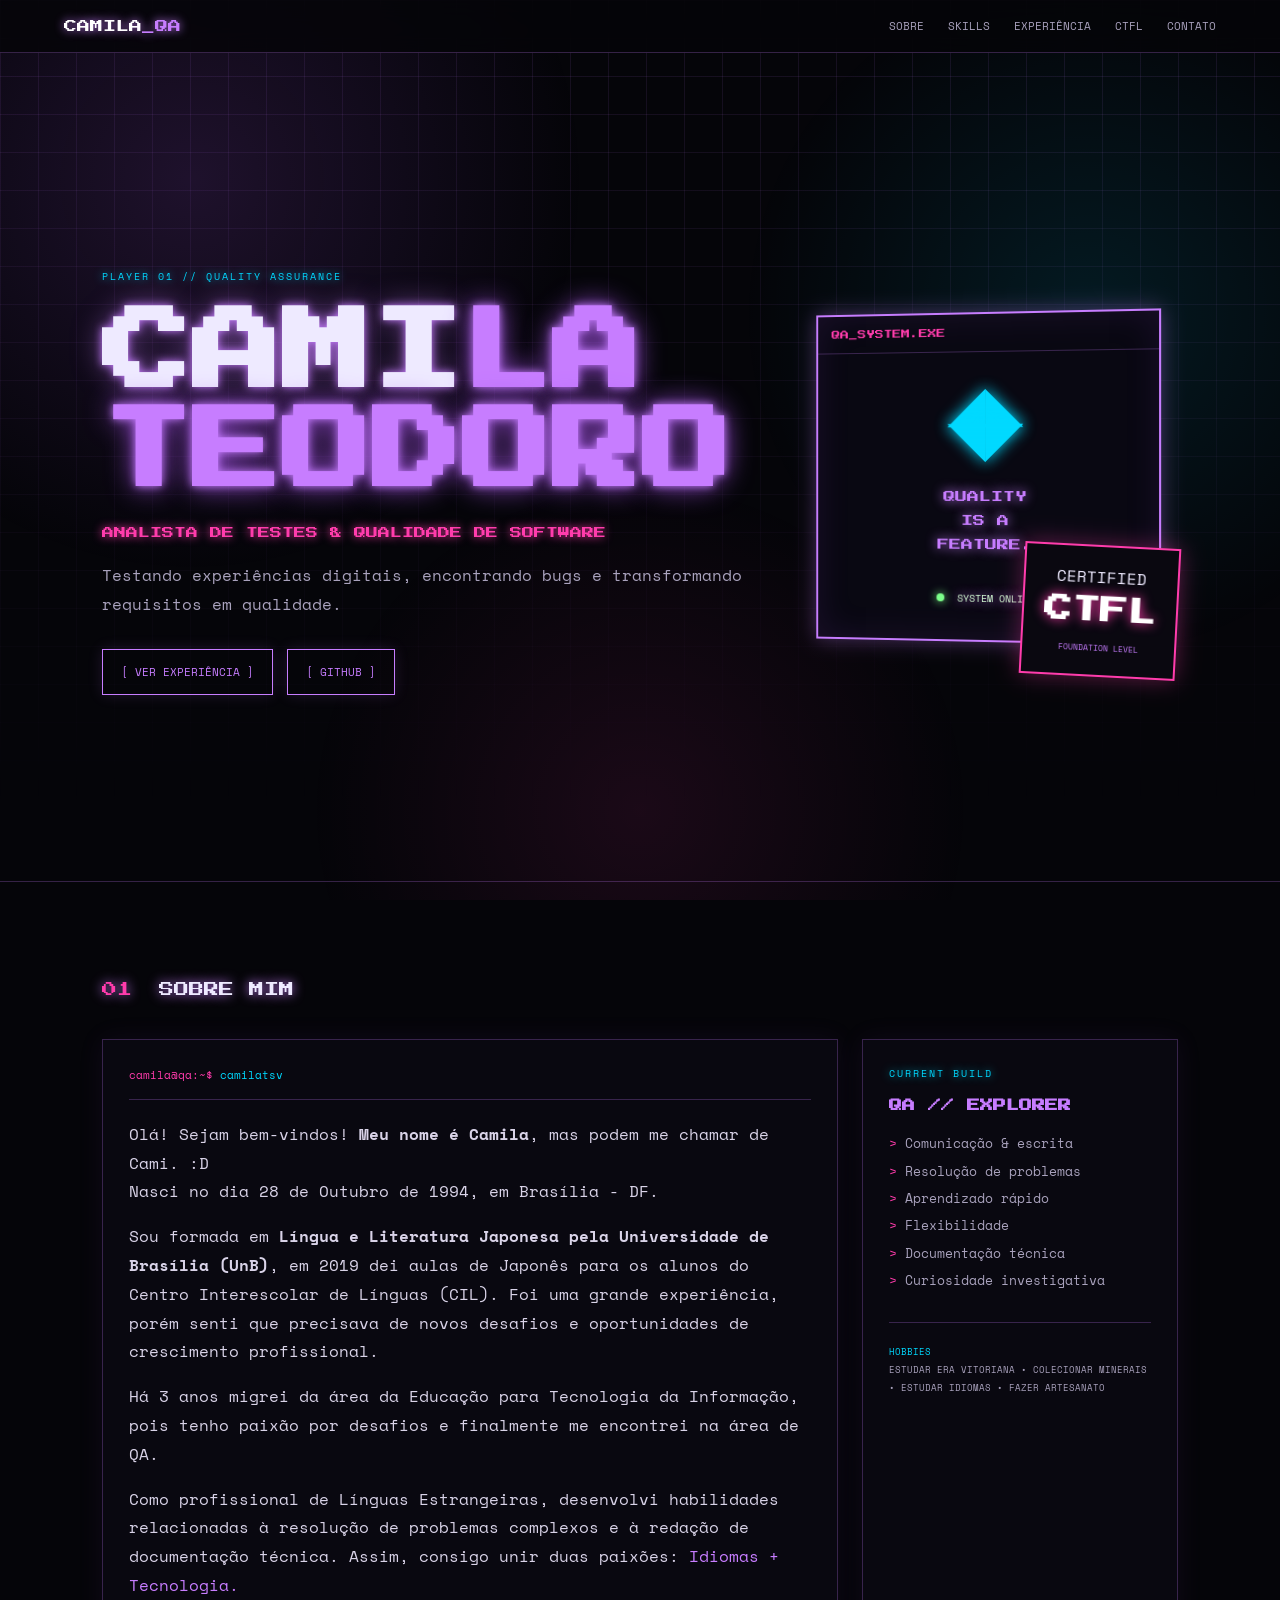
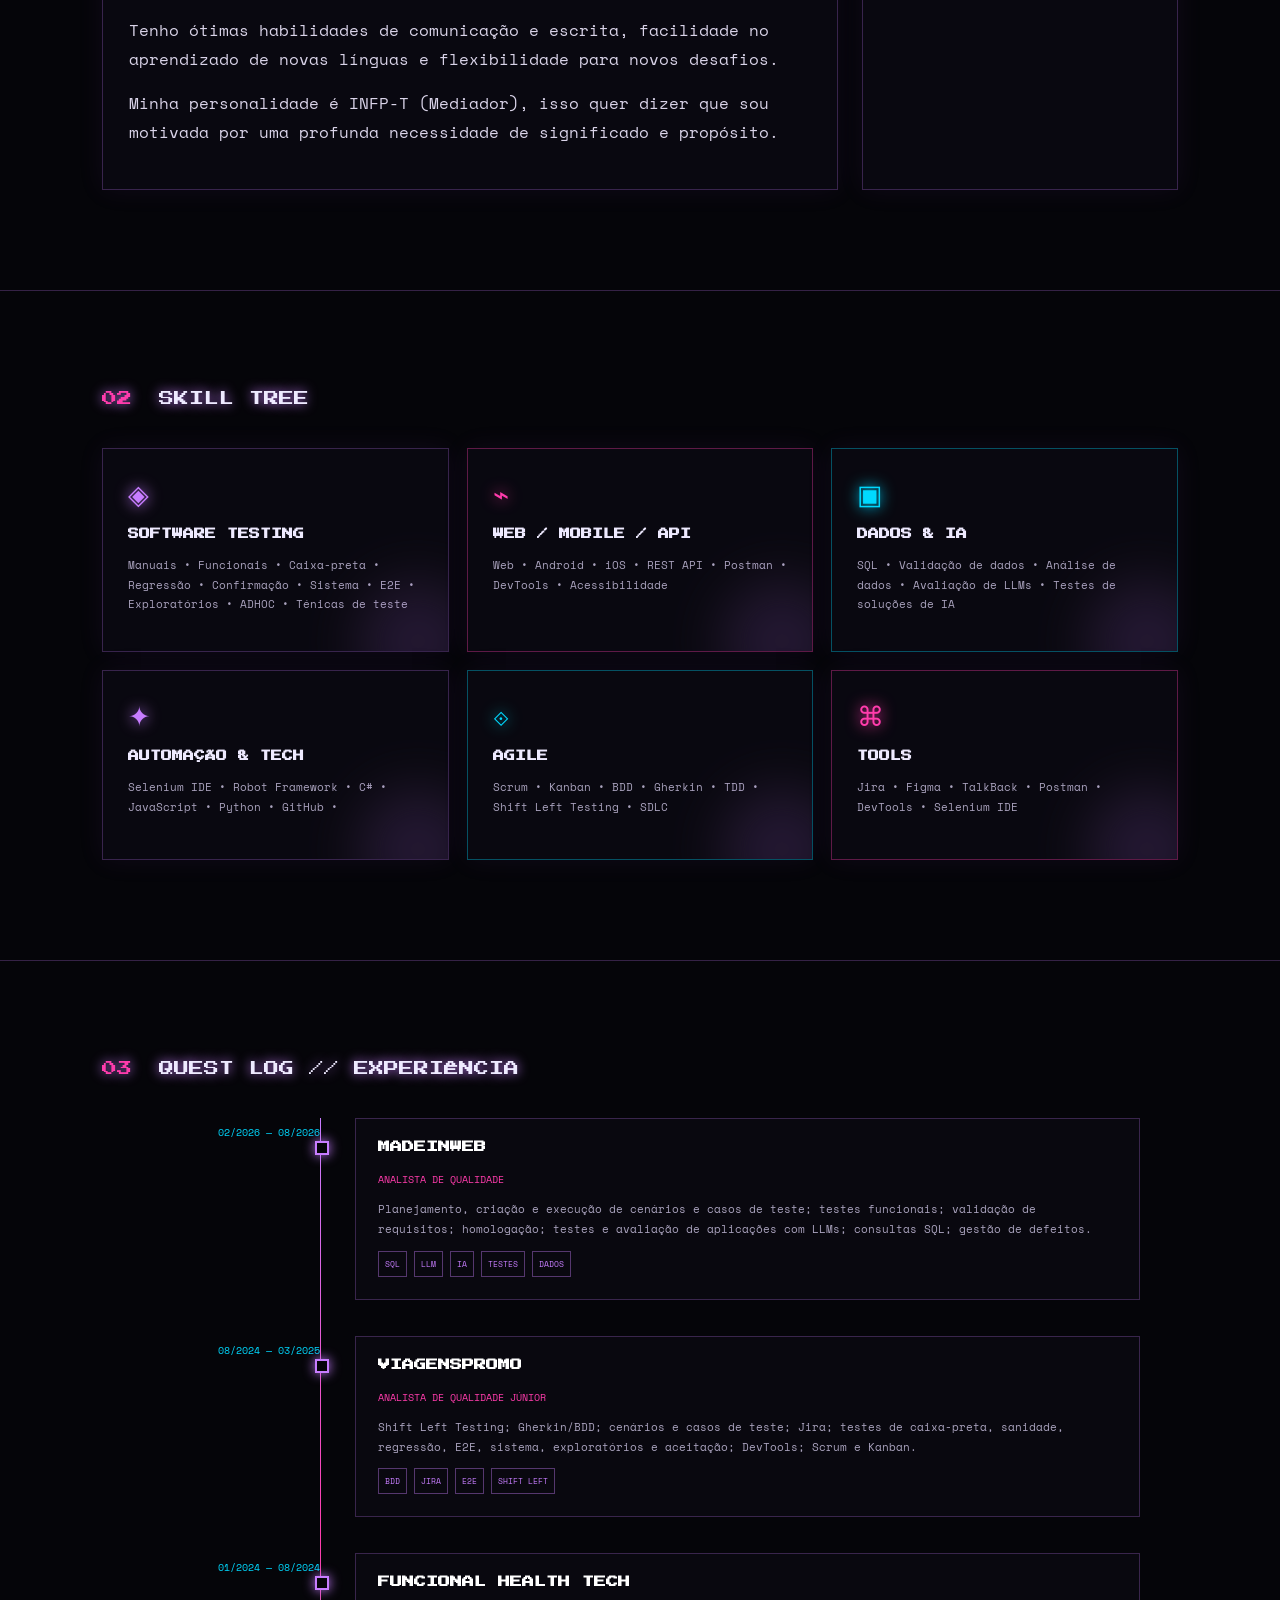
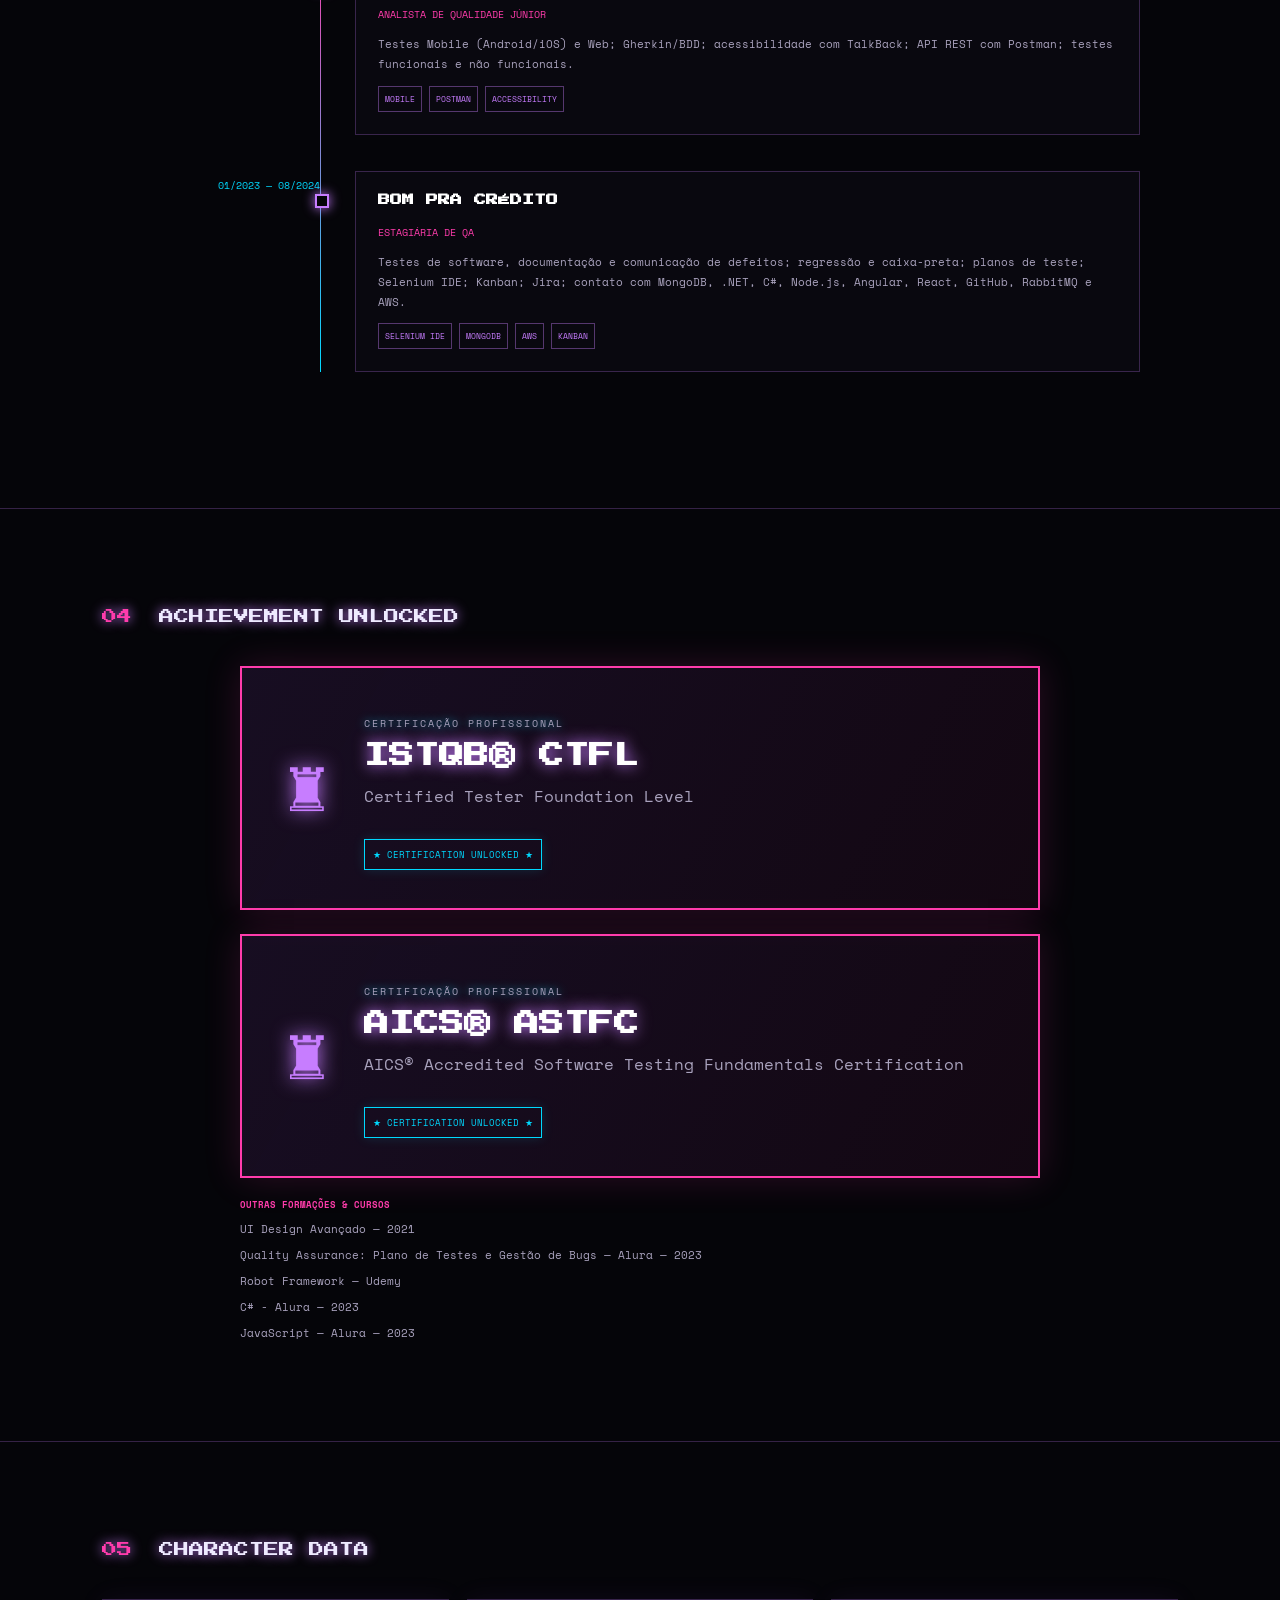
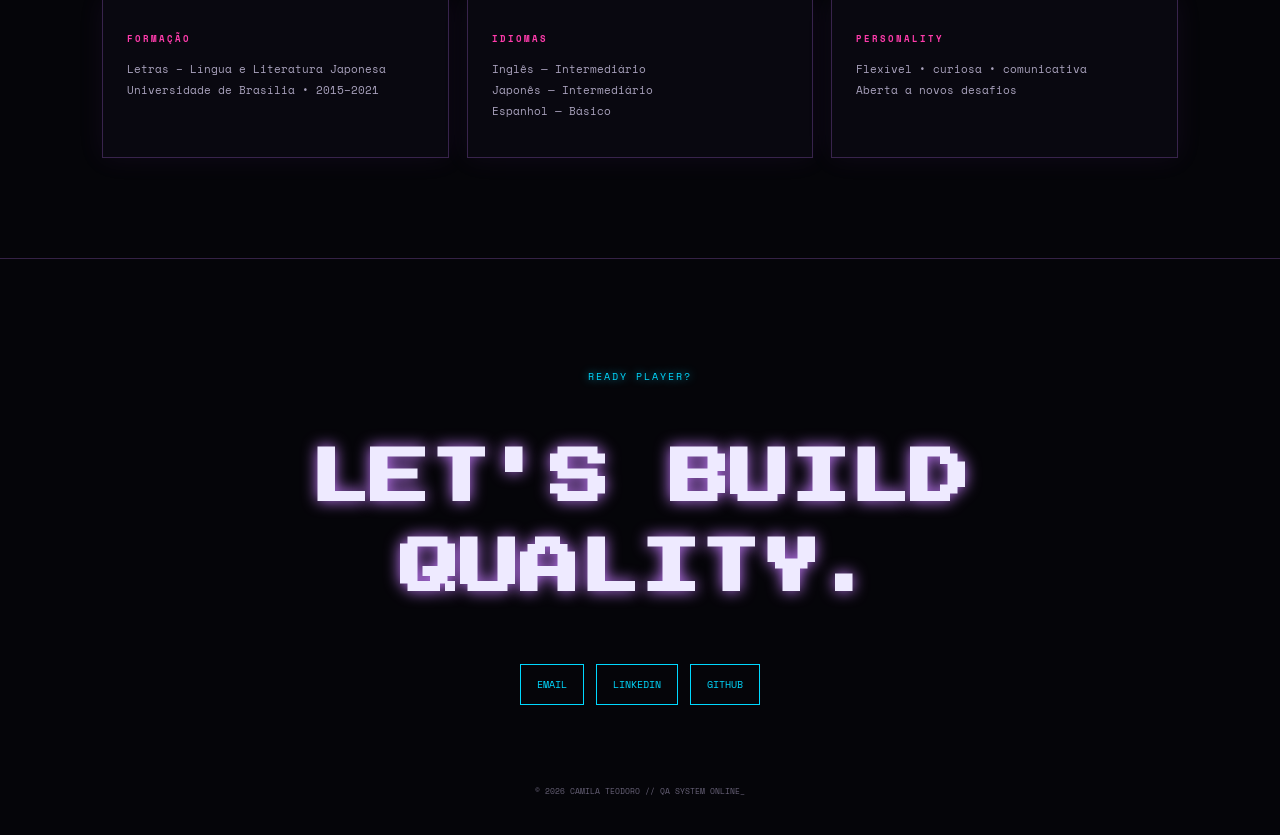
<file: index.html>
<!DOCTYPE html>
<html lang="pt-BR">

<head>
  <meta charset="UTF-8">
  <meta name="viewport" content="width=device-width, initial-scale=1.0">
  <meta name="description" content="Portfólio de Camila Teodoro — Analista de Testes e Qualidade de Software.">
  <title>Camila Teodoro // QA Engineer</title>
  <link rel="preconnect" href="https://fonts.googleapis.com">
  <link rel="preconnect" href="https://fonts.gstatic.com" crossorigin>
  <link href="https://fonts.googleapis.com/css2?family=Press+Start+2P&family=Space+Mono:wght@400;700&display=swap" rel="stylesheet">
  <style>
    @import url('https://fonts.googleapis.com/css2?family=Press+Start+2P&family=Space+Mono:wght@400;700&display=swap');

    :root {
      --bg: #050509;
      --panel: #0b0a12;
      --lav: #c77dff;
      --lav2: #9d4edd;
      --pink: #ff3cac;
      --blue: #00d9ff;
      --text: #eeeaff;
      --muted: #a9a2bd;
      --line: rgba(199, 125, 255, .25);
    }

    * {
      box-sizing: border-box
    }

    html {
      scroll-behavior: smooth
    }

    body {
      margin: 0;
      background: var(--bg);
      color: var(--text);
      font-family: 'Space Mono', monospace;
      overflow-x: hidden
    }

    .grid {
      position: fixed;
      inset: 0;
      z-index: -3;
      background-image: linear-gradient(rgba(199, 125, 255, .10) 1px, transparent 1px), linear-gradient(90deg, rgba(199, 125, 255, .10) 1px, transparent 1px);
      background-size: 38px 38px;
      mask-image: linear-gradient(to bottom, black, transparent 90%)
    }

    .scanlines {
      position: fixed;
      inset: 0;
      z-index: 20;
      pointer-events: none;
      background: repeating-linear-gradient(0deg, rgba(255, 255, 255, .025) 0 1px, transparent 1px 4px);
      opacity: .22
    }

    body:before {
      content: "";
      position: fixed;
      inset: 0;
      z-index: -2;
      pointer-events: none;
      background: radial-gradient(circle at 15% 20%, rgba(157, 78, 221, .17), transparent 30%), radial-gradient(circle at 85% 35%, rgba(0, 217, 255, .10), transparent 28%), radial-gradient(circle at 50% 90%, rgba(255, 60, 172, .09), transparent 32%)
    }

    a {
      color: inherit;
      text-decoration: none
    }

    .topbar {
      position: sticky;
      top: 0;
      z-index: 10;
      display: flex;
      justify-content: space-between;
      align-items: center;
      padding: 18px 5vw;
      background: rgba(5, 5, 9, .86);
      border-bottom: 1px solid var(--line);
      backdrop-filter: blur(12px)
    }

    .logo {
      font-family: 'Press Start 2P';
      font-size: 13px;
      color: #fff;
      text-shadow: 0 0 10px var(--lav)
    }

    .logo span {
      color: var(--lav)
    }

    nav {
      display: flex;
      gap: 24px;
      font-size: 11px
    }

    nav a {
      color: var(--muted);
      transition: .2s
    }

    nav a:hover {
      color: var(--blue);
      text-shadow: 0 0 10px var(--blue)
    }

    .hero {
      min-height: 92vh;
      display: grid;
      grid-template-columns: 1.25fr .75fr;
      align-items: center;
      gap: 50px;
      padding: 90px 8vw 70px
    }

    .eyebrow,
    .mini-label {
      font-size: 10px;
      letter-spacing: 2px;
      color: var(--blue);
      text-shadow: 0 0 9px rgba(0, 217, 255, .8)
    }

    .hero h1 {
      font-family: 'Press Start 2P';
      font-size: clamp(40px, 7vw, 92px);
      line-height: 1.1;
      margin: 20px 0;
      text-shadow: 0 0 8px var(--lav), 0 0 28px rgba(199, 125, 255, .5)
    }

    .hero h1 span {
      color: var(--lav);
      text-shadow: 0 0 8px var(--lav), 0 0 28px var(--lav2)
    }

    .role {
      font-family: 'Press Start 2P';
      font-size: 12px;
      color: var(--pink);
      text-shadow: 0 0 10px var(--pink);
      line-height: 2
    }

    .intro {
      max-width: 680px;
      color: var(--muted);
      line-height: 1.8
    }

    .hero-actions {
      display: flex;
      gap: 14px;
      margin-top: 30px;
      flex-wrap: wrap
    }

    .btn {
      display: inline-block;
      border: 1px solid var(--lav);
      padding: 14px 18px;
      font-size: 11px;
      color: var(--lav);
      box-shadow: 0 0 14px rgba(199, 125, 255, .14);
      transition: .2s
    }

    .btn:hover {
      background: var(--lav);
      color: #08050c;
      box-shadow: 0 0 25px var(--lav)
    }

    .btn.primary {
      border-color: var(--pink);
      color: var(--pink)
    }

    .btn.primary:hover {
      background: var(--pink);
      box-shadow: 0 0 25px var(--pink)
    }

    .arcade {
      position: relative;
      min-height: 430px;
      display: grid;
      place-items: center
    }

    .crt {
      width: min(360px, 90%);
      aspect-ratio: 1.05;
      background: #090812;
      border: 2px solid var(--lav);
      box-shadow: 0 0 20px rgba(199, 125, 255, .35), inset 0 0 35px rgba(157, 78, 221, .12);
      transform: perspective(700px) rotateY(-5deg)
    }

    .crt-header {
      font-family: 'Press Start 2P';
      font-size: 9px;
      padding: 14px;
      border-bottom: 1px solid var(--line);
      color: var(--pink)
    }

    .crt-body {
      height: calc(100% - 42px);
      display: flex;
      flex-direction: column;
      align-items: center;
      justify-content: center;
      text-align: center;
      font-family: 'Press Start 2P';
      font-size: 12px;
      line-height: 2;
      color: var(--lav);
      text-shadow: 0 0 12px var(--lav)
    }

    .pixel-face {
      font-size: 50px;
      line-height: .7;
      margin-bottom: 24px;
      color: var(--blue);
      text-shadow: 0 0 15px var(--blue)
    }

    .status {
      font-family: 'Space Mono';
      font-size: 10px;
      margin-top: 20px;
      color: #d7ffd7
    }

    .status span {
      display: inline-block;
      width: 8px;
      height: 8px;
      border-radius: 50%;
      background: #7cff8a;
      box-shadow: 0 0 10px #7cff8a;
      margin-right: 7px
    }

    .ctfl-badge {
      position: absolute;
      right: 0;
      bottom: 15px;
      background: #0a0810;
      border: 2px solid var(--pink);
      padding: 18px 20px;
      text-align: center;
      box-shadow: 0 0 22px rgba(255, 60, 172, .35);
      transform: rotate(3deg)
    }

    .ctfl-badge strong {
      display: block;
      font-family: 'Press Start 2P';
      font-size: 28px;
      color: #fff;
      text-shadow: 0 0 12px var(--pink);
      margin: 8px 0
    }

    .ctfl-badge span {
      font-size: 8px;
      color: var(--lav)
    }

    .section {
      padding: 100px 8vw;
      border-top: 1px solid var(--line)
    }

    .section-title {
      font-family: 'Press Start 2P';
      font-size: 15px;
      margin-bottom: 42px;
      text-shadow: 0 0 12px var(--lav)
    }

    .section-title span {
      color: var(--pink);
      margin-right: 12px
    }

    .about-grid {
      display: grid;
      grid-template-columns: 1.4fr .6fr;
      gap: 24px
    }

    .terminal,
    .side-card,
    .skill-card,
    .char-grid>div {
      background: rgba(11, 10, 18, .78);
      border: 1px solid var(--line);
      box-shadow: 0 0 25px rgba(157, 78, 221, .08)
    }

    .terminal {
      padding: 26px;
      line-height: 1.8;
      color: #d9d3e8
    }

    .terminal-bar {
      font-size: 11px;
      color: var(--blue);
      border-bottom: 1px solid var(--line);
      padding-bottom: 13px;
      margin-bottom: 20px
    }

    .terminal-bar span {
      color: var(--pink)
    }

    .terminal em {
      color: var(--lav);
      font-style: normal
    }

    .side-card {
      padding: 26px
    }

    .side-card h3 {
      font-family: 'Press Start 2P';
      font-size: 13px;
      color: var(--lav);
      line-height: 1.8
    }

    .side-card ul {
      list-style: none;
      padding: 0;
      line-height: 2.1;
      color: var(--muted);
      font-size: 13px
    }

    .side-card li:before {
      content: '> ';
      color: var(--pink)
    }

    .hobbies {
      margin-top: 28px;
      padding-top: 20px;
      border-top: 1px solid var(--line);
      font-size: 9px;
      color: var(--blue);
      line-height: 2
    }

    .hobbies span {
      color: var(--muted)
    }

    .skills-grid {
      display: grid;
      grid-template-columns: repeat(3, 1fr);
      gap: 18px
    }

    .skill-card {
      padding: 25px;
      min-height: 190px;
      position: relative;
      overflow: hidden
    }

    .skill-card:after {
      content: "";
      position: absolute;
      inset: auto -30px -50px auto;
      width: 120px;
      height: 120px;
      border-radius: 50%;
      filter: blur(30px);
      opacity: .15;
      background: var(--lav)
    }

    .skill-card.pink {
      border-color: rgba(255, 60, 172, .35)
    }

    .skill-card.blue {
      border-color: rgba(0, 217, 255, .35)
    }

    .skill-icon {
      font-size: 27px;
      color: var(--lav);
      text-shadow: 0 0 15px var(--lav)
    }

    .pink .skill-icon {
      color: var(--pink);
      text-shadow: 0 0 15px var(--pink)
    }

    .blue .skill-icon {
      color: var(--blue);
      text-shadow: 0 0 15px var(--blue)
    }

    .skill-card h3 {
      font-family: 'Press Start 2P';
      font-size: 11px;
      line-height: 1.8
    }

    .skill-card p {
      font-size: 11px;
      line-height: 1.8;
      color: var(--muted)
    }

    .timeline {
      position: relative;
      max-width: 1000px;
      margin: auto
    }

    .timeline:before {
      content: "";
      position: absolute;
      left: 180px;
      top: 0;
      bottom: 0;
      width: 1px;
      background: linear-gradient(var(--lav), var(--pink), var(--blue))
    }

    .job {
      display: grid;
      grid-template-columns: 180px 1fr;
      gap: 35px;
      margin-bottom: 36px
    }

    .job-date {
      font-size: 10px;
      color: var(--blue);
      padding-top: 7px;
      text-align: right
    }

    .job-body {
      padding: 22px;
      background: rgba(11, 10, 18, .82);
      border: 1px solid var(--line);
      position: relative
    }

    .job-body:before {
      content: "";
      position: absolute;
      left: -41px;
      top: 22px;
      width: 10px;
      height: 10px;
      border: 2px solid var(--lav);
      background: var(--bg);
      box-shadow: 0 0 12px var(--lav)
    }

    .job-body h3 {
      font-family: 'Press Start 2P';
      font-size: 12px;
      color: #fff;
      margin: 0 0 12px
    }

    .job-role {
      font-size: 10px;
      color: var(--pink)
    }

    .job-body p {
      font-size: 11px;
      line-height: 1.8;
      color: var(--muted)
    }

    .tags {
      display: flex;
      gap: 7px;
      flex-wrap: wrap
    }

    .tags span {
      font-size: 8px;
      border: 1px solid rgba(199, 125, 255, .4);
      padding: 6px;
      color: var(--lav)
    }

    .cert-card {
      display: flex;
      align-items: center;
      gap: 30px;
      max-width: 800px;
      margin: auto;
      padding: 38px;
      background: linear-gradient(120deg, rgba(157, 78, 221, .12), rgba(255, 60, 172, .06));
      border: 2px solid var(--pink);
      box-shadow: 0 0 35px rgba(255, 60, 172, .16)
    }

    .trophy {
      font-size: 60px;
      color: var(--lav);
      text-shadow: 0 0 20px var(--lav)
    }

    .cert-card h2 {
      font-family: 'Press Start 2P';
      font-size: 25px;
      color: #fff;
      text-shadow: 0 0 15px var(--lav);
      margin: 12px 0
    }

    .cert-card p {
      color: var(--muted)
    }

    .xp {
      display: inline-block;
      margin-top: 15px;
      font-size: 9px;
      color: var(--blue);
      border: 1px solid var(--blue);
      padding: 8px;
      box-shadow: 0 0 12px rgba(0, 217, 255, .15)
    }

    .other-cert {
      max-width: 800px;
      margin: 20px auto 0;
      display: flex;
      flex-direction: column;
      gap: 10px;
      font-size: 11px;
      color: var(--muted)
    }

    .other-cert b {
      color: var(--pink);
      font-size: 9px
    }

    .char-grid {
      display: grid;
      grid-template-columns: repeat(3, 1fr);
      gap: 18px
    }

    .char-grid>div {
      padding: 24px
    }

    .char-grid b {
      font-size: 9px;
      color: var(--pink);
      letter-spacing: 2px
    }

    .char-grid p {
      font-size: 11px;
      line-height: 1.9;
      color: var(--muted)
    }

    footer {
      padding: 100px 8vw 30px;
      border-top: 1px solid var(--line);
      text-align: center
    }

    .footer-main h2 {
      font-family: 'Press Start 2P';
      font-size: clamp(26px, 5vw, 60px);
      line-height: 1.5;
      text-shadow: 0 0 15px var(--lav)
    }

    .contact-links {
      display: flex;
      justify-content: center;
      gap: 12px;
      flex-wrap: wrap;
      margin: 35px 0
    }

    .contact-links a {
      border: 1px solid var(--blue);
      padding: 12px 16px;
      font-size: 10px;
      color: var(--blue)
    }

    .contact-links a:hover {
      background: var(--blue);
      color: #000;
      box-shadow: 0 0 22px var(--blue)
    }

    .copyright {
      font-size: 8px;
      color: #686278;
      margin-top: 80px
    }

    @media(max-width:850px) {
      .topbar {
        align-items: flex-start
      }

      .topbar nav {
        display: none
      }

      .hero {
        grid-template-columns: 1fr;
        padding-top: 65px
      }

      .arcade {
        min-height: 350px
      }

      .about-grid,
      .skills-grid,
      .char-grid {
        grid-template-columns: 1fr
      }

      .timeline:before {
        left: 8px
      }

      .job {
        grid-template-columns: 1fr;
        gap: 8px;
        padding-left: 28px
      }

      .job-date {
        text-align: left
      }

      .job-body:before {
        left: -25px
      }

      .cert-card {
        flex-direction: column;
        text-align: center
      }

      .section {
        padding: 75px 6vw
      }
    }
  </style>
</head>

<body>
  <div class="scanlines"></div>
  <div class="grid"></div>

  <header class="topbar">
    <a class="logo" href="#home">CAMILA<span>_QA</span></a>
    <nav>
      <a href="#sobre">SOBRE</a>
      <a href="#skills">SKILLS</a>
      <a href="#experiencia">EXPERIÊNCIA</a>
      <a href="#certificacao">CTFL</a>
      <a href="#contato">CONTATO</a>
    </nav>
  </header>

  <main>
    <section id="home" class="hero">
      <div class="hero-copy">
        <p class="eyebrow">PLAYER 01 // QUALITY ASSURANCE</p>
        <h1>CAMI<span>LA<br>TEODORO</span></h1>
        <p class="role">ANALISTA DE TESTES &amp; QUALIDADE DE SOFTWARE</p>
        <p class="intro">Testando experiências digitais, encontrando bugs e transformando requisitos em qualidade.</p>
        <div class="hero-actions">
          <a class="btn" href="#experiencia">[ VER EXPERIÊNCIA ]</a>
          <a class="btn" href="https://github.com/ohkaami" target="_blank" rel="noopener">[ GITHUB ]</a>
        </div>
      </div>

      <div class="arcade">
        <div class="crt">
          <div class="crt-header">QA_SYSTEM.EXE</div>
          <div class="crt-body">
            <div class="pixel-face">◢◣<br>◥◤</div>
            <p>QUALITY<br>IS A<br>FEATURE.</p>
            <div class="status"><span></span> SYSTEM ONLINE</div>
          </div>
        </div>
        <div class="ctfl-badge">
          <div class="badge-small">CERTIFIED</div>
          <strong>CTFL</strong>
          <span>FOUNDATION LEVEL</span>
        </div>
      </div>
    </section>

    <section id="sobre" class="section">
      <div class="section-title"><span>01</span> SOBRE MIM</div>
      <div class="about-grid">
        <div class="terminal">
          <div class="terminal-bar"><span>camila@qa:~$</span> camilatsv</div>
          <p>Olá! Sejam bem-vindos! <b>Meu nome é Camila</b>, mas podem me chamar de Cami. :D</br>Nasci no dia 28 de Outubro de 1994, em Brasília - DF.</p>

          <p>
            Sou formada em <b>Língua e Literatura Japonesa pela Universidade de Brasília (UnB)</b>, em 2019 dei aulas de Japonês para os alunos do Centro Interescolar de Línguas (CIL). Foi uma grande experiência, porém senti que precisava de novos desafios e oportunidades de crescimento profissional.</p>
          Há 3 anos migrei da área da Educação para Tecnologia da Informação, pois tenho paixão por desafios e finalmente me encontrei na área de QA.</p>
          <p>Como profissional de Línguas Estrangeiras, desenvolvi habilidades relacionadas à resolução de problemas complexos e à redação de documentação técnica. Assim, consigo unir duas paixões: <em>Idiomas + Tecnologia.</em></p>
          <p>Tenho ótimas habilidades de comunicação e escrita, facilidade no aprendizado de novas línguas e flexibilidade para novos desafios.</p>
          <p>Minha personalidade é INFP-T (Mediador), isso quer dizer que sou motivada por uma profunda necessidade de significado e propósito.</p>
        </div>
        <div class="side-card">
          <div class="mini-label">CURRENT BUILD</div>
          <h3>QA // EXPLORER</h3>
          <ul>
            <li>Comunicação &amp; escrita</li>
            <li>Resolução de problemas</li>
            <li>Aprendizado rápido</li>
            <li>Flexibilidade</li>
            <li>Documentação técnica</li>
            <li>Curiosidade investigativa</li>
          </ul>
          <div class="hobbies">HOBBIES<br><span>ESTUDAR ERA VITORIANA • COLECIONAR MINERAIS • ESTUDAR IDIOMAS • FAZER ARTESANATO</span></div>
        </div>
      </div>
    </section>

    <section id="skills" class="section">
      <div class="section-title"><span>02</span> SKILL TREE</div>
      <div class="skills-grid">
        <article class="skill-card purple">
          <div class="skill-icon">◈</div>
          <h3>SOFTWARE TESTING</h3>
          <p>Manuais • Funcionais • Caixa-preta • Regressão • Confirmação • Sistema • E2E • Exploratórios • ADHOC • Ténicas de teste</p>
        </article>
        <article class="skill-card pink">
          <div class="skill-icon">⌁</div>
          <h3>WEB / MOBILE / API</h3>
          <p>Web • Android • iOS • REST API • Postman • DevTools • Acessibilidade</p>
        </article>
        <article class="skill-card blue">
          <div class="skill-icon">▣</div>
          <h3>DADOS &amp; IA</h3>
          <p>SQL • Validação de dados • Análise de dados • Avaliação de LLMs • Testes de soluções de IA</p>
        </article>
        <article class="skill-card purple">
          <div class="skill-icon">✦</div>
          <h3>AUTOMAÇÃO &amp; TECH</h3>
          <p>Selenium IDE • Robot Framework • C# • JavaScript • Python • GitHub •</p>
        </article>
        <article class="skill-card blue">
          <div class="skill-icon">⟐</div>
          <h3>AGILE</h3>
          <p>Scrum • Kanban • BDD • Gherkin • TDD • Shift Left Testing • SDLC</p>
        </article>
        <article class="skill-card pink">
          <div class="skill-icon">⌘</div>
          <h3>TOOLS</h3>
          <p>Jira • Figma • TalkBack • Postman • DevTools • Selenium IDE</p>
        </article>
      </div>
    </section>

    <section id="experiencia" class="section">
      <div class="section-title"><span>03</span> QUEST LOG // EXPERIÊNCIA</div>
      <div class="timeline">
        <article class="job">
          <div class="job-date">02/2026 — 08/2026</div>
          <div class="job-body">
            <h3>MADEINWEB</h3><span class="job-role">ANALISTA DE QUALIDADE</span>
            <p>Planejamento, criação e execução de cenários e casos de teste; testes funcionais; validação de requisitos; homologação; testes e avaliação de aplicações com LLMs; consultas SQL; gestão de defeitos.</p>
            <div class="tags"><span>SQL</span><span>LLM</span><span>IA</span><span>TESTES</span><span>DADOS</span></div>
          </div>
        </article>
        <article class="job">
          <div class="job-date">08/2024 — 03/2025</div>
          <div class="job-body">
            <h3>VIAGENSPROMO</h3><span class="job-role">ANALISTA DE QUALIDADE JÚNIOR</span>
            <p>Shift Left Testing; Gherkin/BDD; cenários e casos de teste; Jira; testes de caixa-preta, sanidade, regressão, E2E, sistema, exploratórios e aceitação; DevTools; Scrum e Kanban.</p>
            <div class="tags"><span>BDD</span><span>JIRA</span><span>E2E</span><span>SHIFT LEFT</span></div>
          </div>
        </article>
        <article class="job">
          <div class="job-date">01/2024 — 08/2024</div>
          <div class="job-body">
            <h3>FUNCIONAL HEALTH TECH</h3><span class="job-role">ANALISTA DE QUALIDADE JÚNIOR</span>
            <p>Testes Mobile (Android/iOS) e Web; Gherkin/BDD; acessibilidade com TalkBack; API REST com Postman; testes funcionais e não funcionais.</p>
            <div class="tags"><span>MOBILE</span><span>POSTMAN</span><span>ACCESSIBILITY</span></div>
          </div>
        </article>
        <article class="job">
          <div class="job-date">01/2023 — 08/2024</div>
          <div class="job-body">
            <h3>BOM PRA CRÉDITO</h3><span class="job-role">ESTAGIÁRIA DE QA</span>
            <p>Testes de software, documentação e comunicação de defeitos; regressão e caixa-preta; planos de teste; Selenium IDE; Kanban; Jira; contato com MongoDB, .NET, C#, Node.js, Angular, React, GitHub, RabbitMQ e AWS.</p>
            <div class="tags"><span>SELENIUM IDE</span><span>MONGODB</span><span>AWS</span><span>KANBAN</span></div>
          </div>
        </article>
      </div>
    </section>

    <section id="certificacao" class="section cert-section">
      <div class="section-title"><span>04</span> ACHIEVEMENT UNLOCKED</div>
      <div class="cert-card">
        <div class="trophy">♜</div>
        <div>
          <p class="mini-label">CERTIFICAÇÃO PROFISSIONAL</p>
          <h2>ISTQB® CTFL</h2>
          <p>Certified Tester Foundation Level</p>
          <span class="xp">★ CERTIFICATION UNLOCKED ★</span>
        </div>
      </div></br>
      <div class="cert-card">
        <div class="trophy">♜</div>
        <div>
          <p class="mini-label">CERTIFICAÇÃO PROFISSIONAL</p>
          <h2>AICS® ASTFC</h2>
          <p>AICS® Accredited Software Testing Fundamentals Certification</p>
          <span class="xp">★ CERTIFICATION UNLOCKED ★</span>
        </div>
      </div>
      <div class="other-cert">
        <b>OUTRAS FORMAÇÕES &amp; CURSOS</b>
        <span>UI Design Avançado — 2021</span>
        <span>Quality Assurance: Plano de Testes e Gestão de Bugs — Alura — 2023</span>
        <span>Robot Framework — Udemy</span>
        <span>C# - Alura — 2023</span>
        <span>JavaScript — Alura — 2023</span>
      </div>
    </section>

    <section class="section education">
      <div class="section-title"><span>05</span> CHARACTER DATA</div>
      <div class="char-grid">
        <div><b>FORMAÇÃO</b>
          <p>Letras – Língua e Literatura Japonesa<br>Universidade de Brasília • 2015–2021</p>
        </div>
        <div><b>IDIOMAS</b>
          <p>Inglês — Intermediário<br>Japonês — Intermediário<br>Espanhol — Básico</p>
        </div>
        <div><b>PERSONALITY</b>
          <p>Flexível • curiosa • comunicativa<br>Aberta a novos desafios</p>
        </div>
      </div>
    </section>
  </main>

  <footer id="contato">
    <div class="footer-main">
      <p class="eyebrow">READY PLAYER?</p>
      <h2>LET'S BUILD<br>QUALITY.</h2>
      <div class="contact-links">
        <a href="mailto:camilatsv@hotmail.com">EMAIL</a>
        <a href="https://www.linkedin.com/in/camilatsv" target="_blank" rel="noopener">LINKEDIN</a>
        <a href="https://github.com/ohkaami" target="_blank" rel="noopener">GITHUB</a>
      </div>
    </div>
    <p class="copyright">© 2026 CAMILA TEODORO // QA SYSTEM ONLINE_</p>
  </footer>
</body>

</html>
</file>
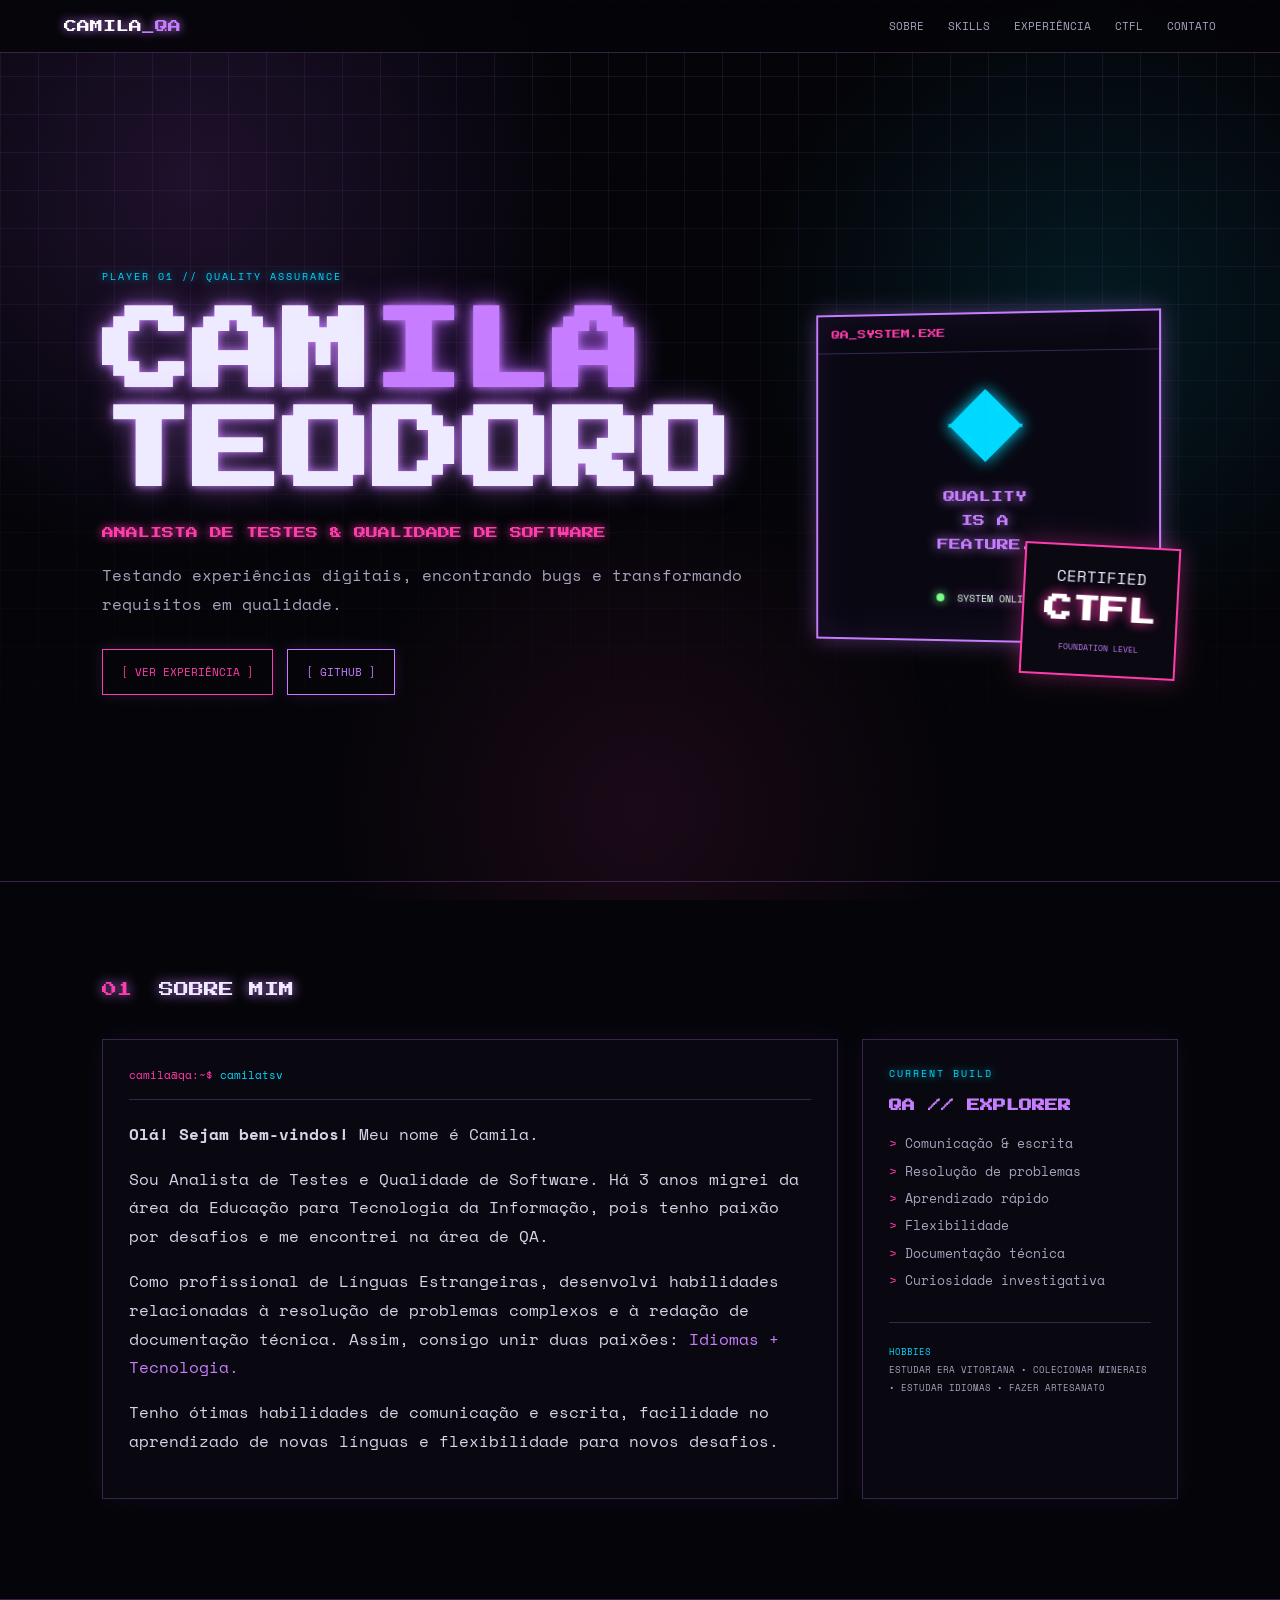
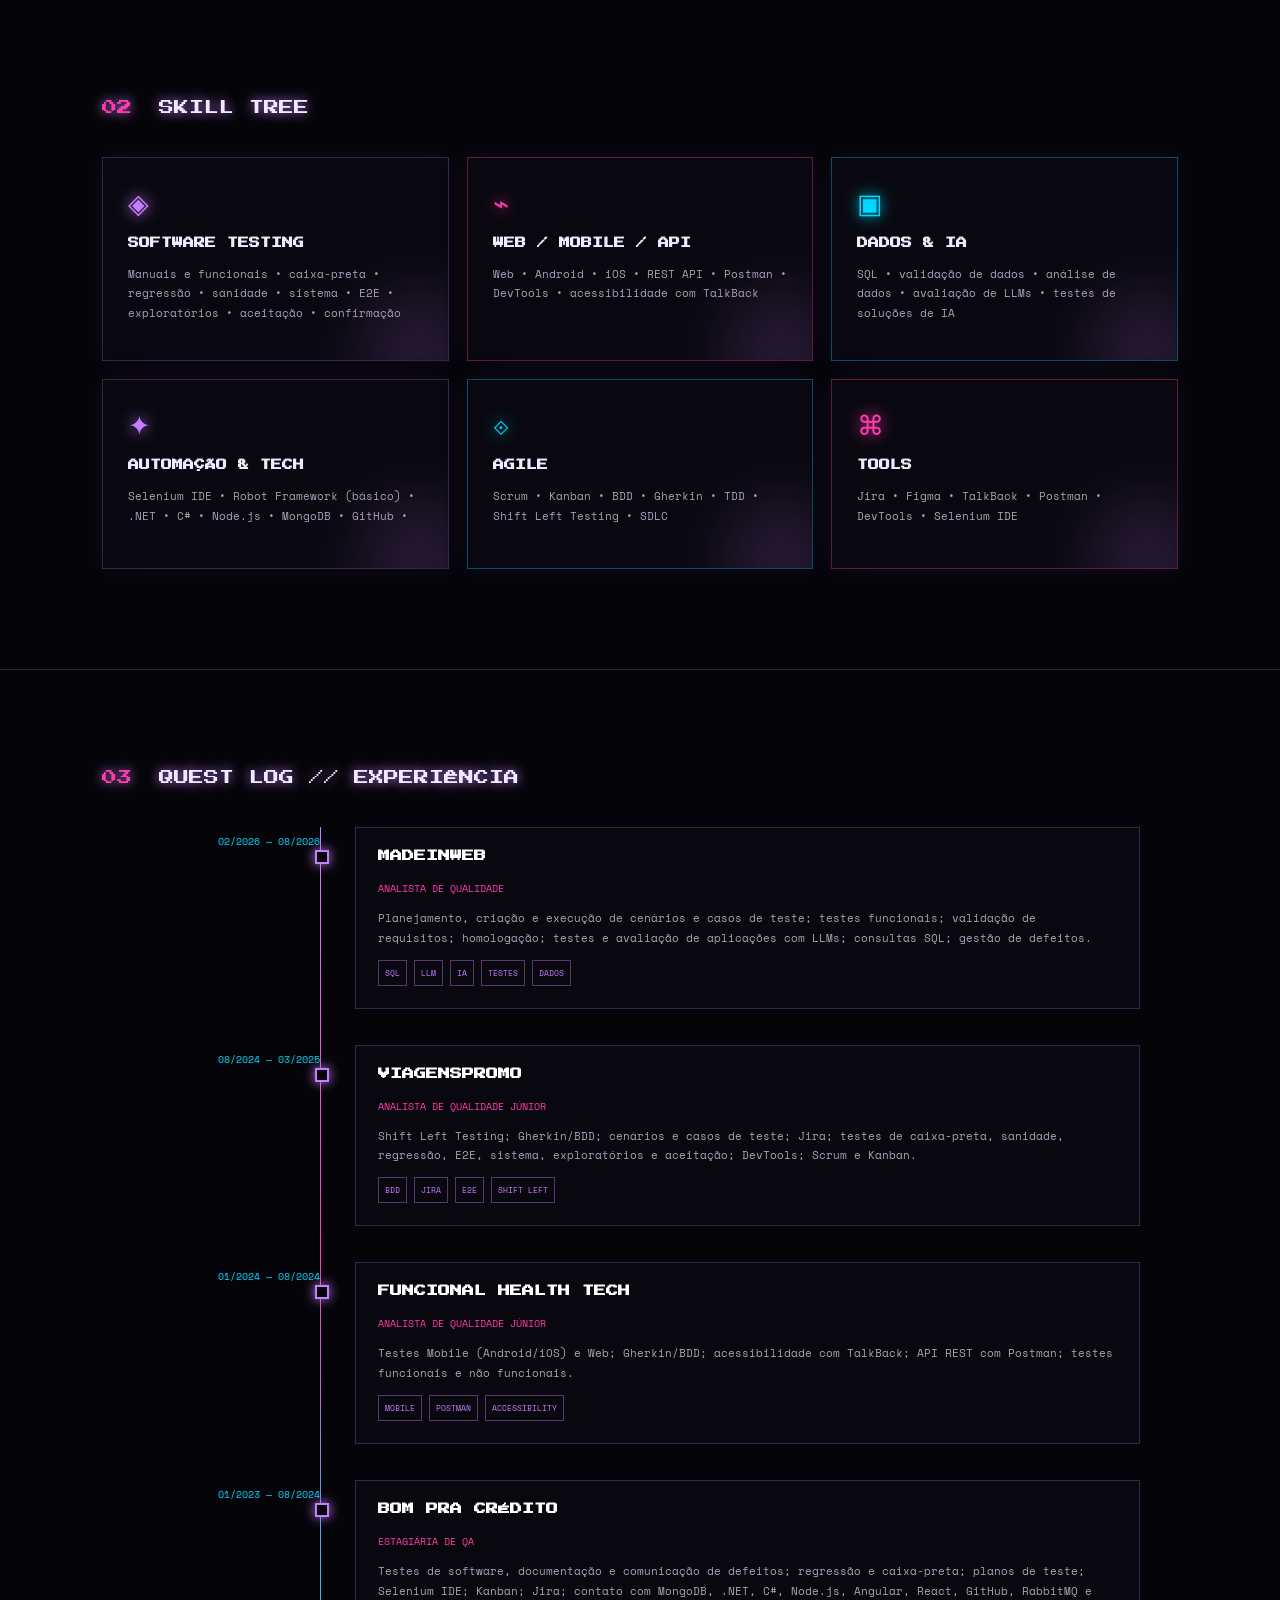
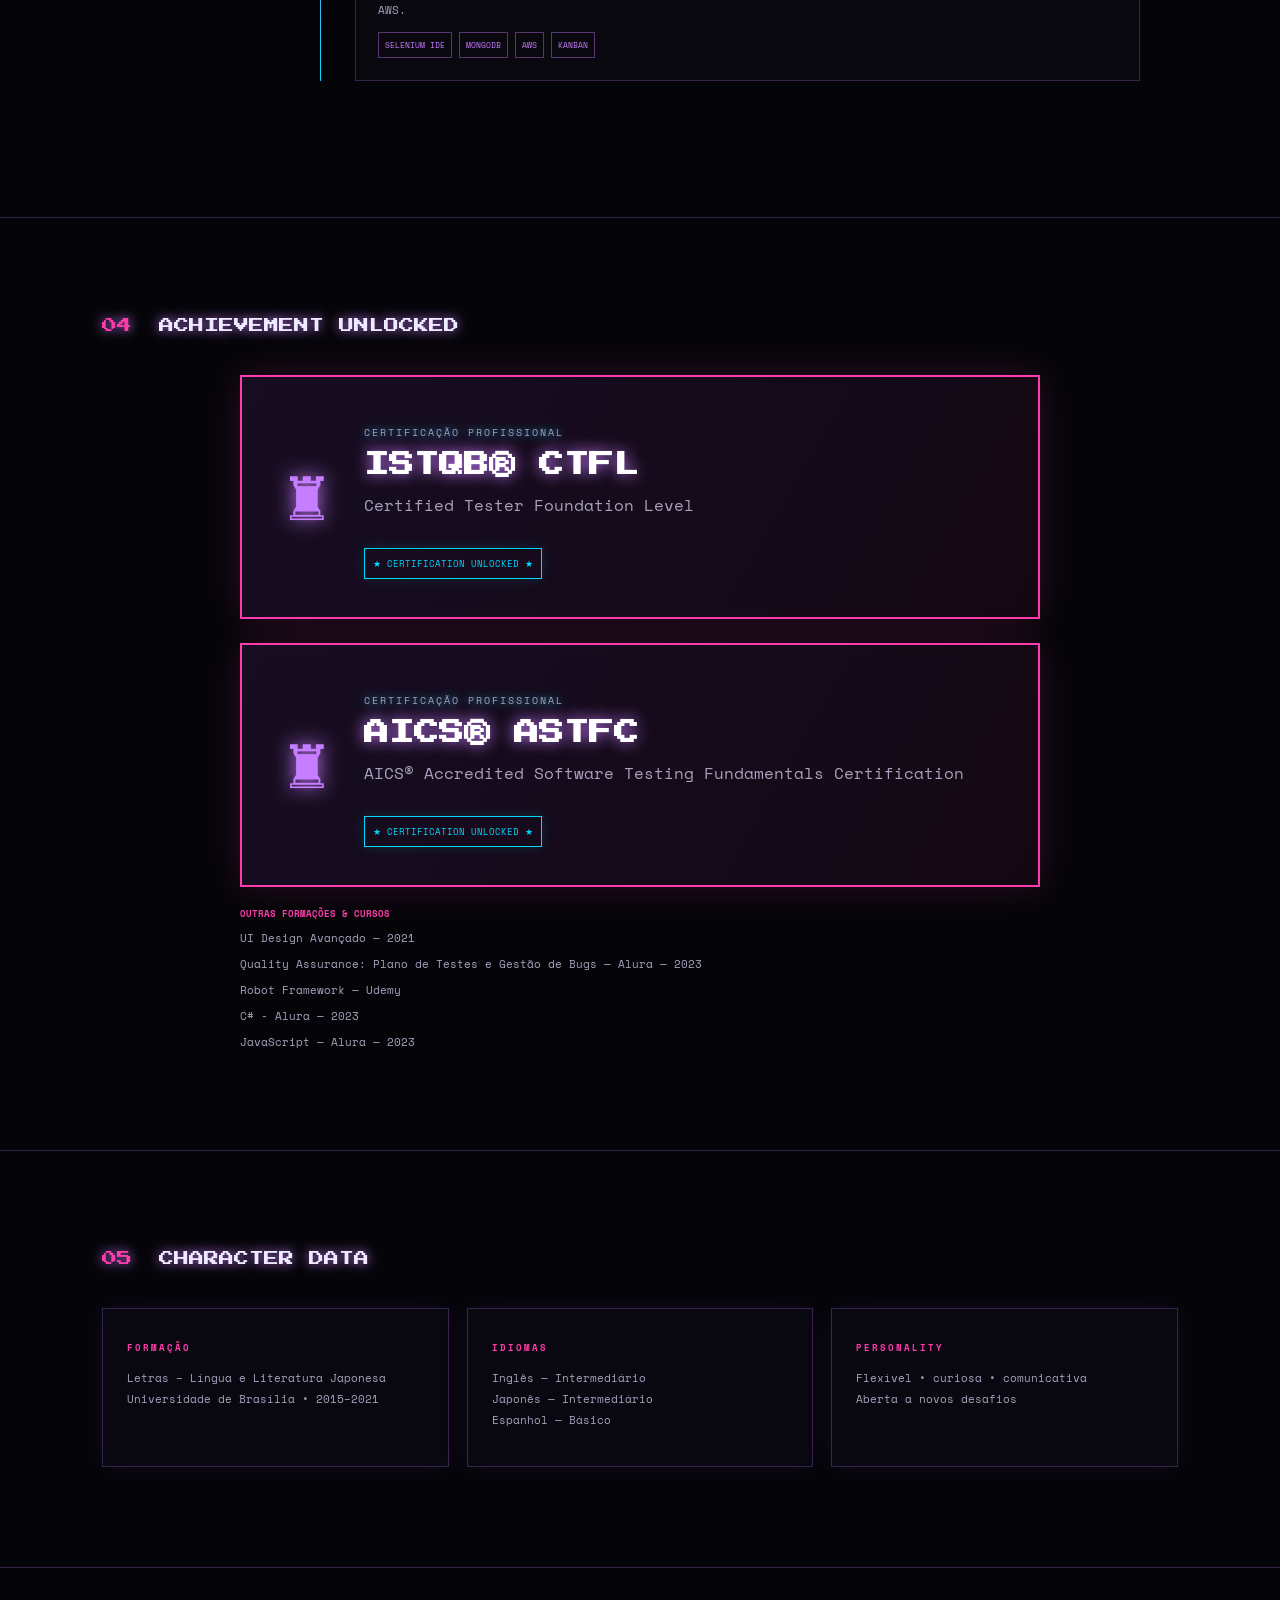
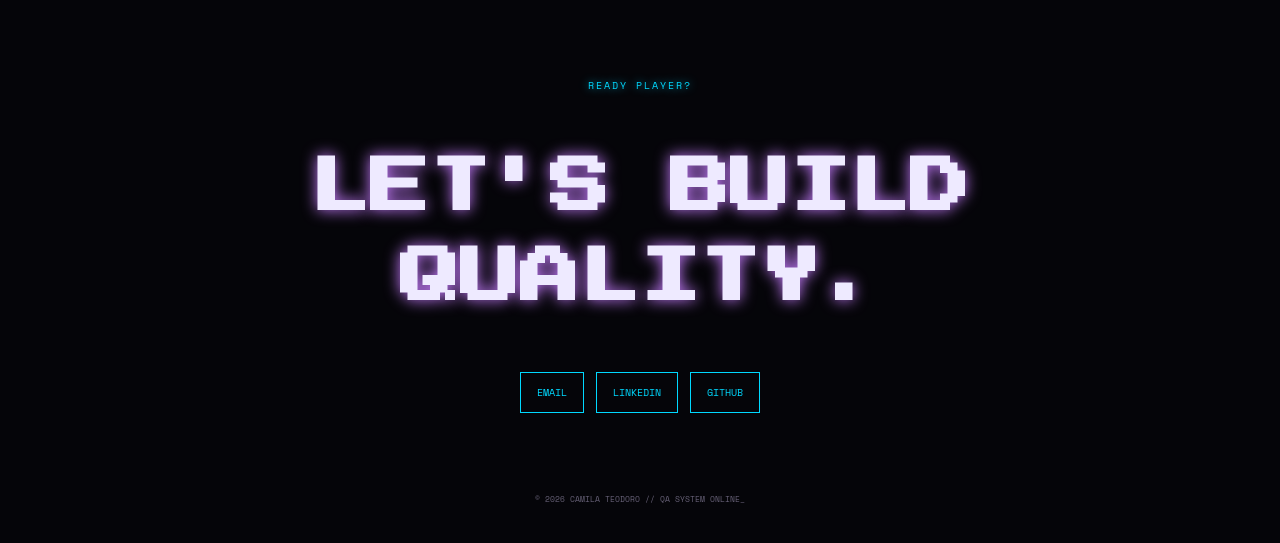
<file: index-standalone.html>
<!DOCTYPE html>
<html lang="pt-BR">

<head>
  <meta charset="UTF-8">
  <meta name="viewport" content="width=device-width, initial-scale=1.0">
  <meta name="description" content="Portfólio de Camila Teodoro — Analista de Testes e Qualidade de Software.">
  <title>Camila Teodoro // QA Engineer</title>
  <link rel="preconnect" href="https://fonts.googleapis.com">
  <link rel="preconnect" href="https://fonts.gstatic.com" crossorigin>
  <link href="https://fonts.googleapis.com/css2?family=Press+Start+2P&family=Space+Mono:wght@400;700&display=swap" rel="stylesheet">
  <style>
    @import url('https://fonts.googleapis.com/css2?family=Press+Start+2P&family=Space+Mono:wght@400;700&display=swap');

    :root {
      --bg: #050509;
      --panel: #0b0a12;
      --lav: #c77dff;
      --lav2: #9d4edd;
      --pink: #ff3cac;
      --blue: #00d9ff;
      --text: #eeeaff;
      --muted: #a9a2bd;
      --line: rgba(199, 125, 255, .25);
    }

    * {
      box-sizing: border-box
    }

    html {
      scroll-behavior: smooth
    }

    body {
      margin: 0;
      background: var(--bg);
      color: var(--text);
      font-family: 'Space Mono', monospace;
      overflow-x: hidden
    }

    .grid {
      position: fixed;
      inset: 0;
      z-index: -3;
      background-image: linear-gradient(rgba(199, 125, 255, .10) 1px, transparent 1px), linear-gradient(90deg, rgba(199, 125, 255, .10) 1px, transparent 1px);
      background-size: 38px 38px;
      mask-image: linear-gradient(to bottom, black, transparent 90%)
    }

    .scanlines {
      position: fixed;
      inset: 0;
      z-index: 20;
      pointer-events: none;
      background: repeating-linear-gradient(0deg, rgba(255, 255, 255, .025) 0 1px, transparent 1px 4px);
      opacity: .22
    }

    body:before {
      content: "";
      position: fixed;
      inset: 0;
      z-index: -2;
      pointer-events: none;
      background: radial-gradient(circle at 15% 20%, rgba(157, 78, 221, .17), transparent 30%), radial-gradient(circle at 85% 35%, rgba(0, 217, 255, .10), transparent 28%), radial-gradient(circle at 50% 90%, rgba(255, 60, 172, .09), transparent 32%)
    }

    a {
      color: inherit;
      text-decoration: none
    }

    .topbar {
      position: sticky;
      top: 0;
      z-index: 10;
      display: flex;
      justify-content: space-between;
      align-items: center;
      padding: 18px 5vw;
      background: rgba(5, 5, 9, .86);
      border-bottom: 1px solid var(--line);
      backdrop-filter: blur(12px)
    }

    .logo {
      font-family: 'Press Start 2P';
      font-size: 13px;
      color: #fff;
      text-shadow: 0 0 10px var(--lav)
    }

    .logo span {
      color: var(--lav)
    }

    nav {
      display: flex;
      gap: 24px;
      font-size: 11px
    }

    nav a {
      color: var(--muted);
      transition: .2s
    }

    nav a:hover {
      color: var(--blue);
      text-shadow: 0 0 10px var(--blue)
    }

    .hero {
      min-height: 92vh;
      display: grid;
      grid-template-columns: 1.25fr .75fr;
      align-items: center;
      gap: 50px;
      padding: 90px 8vw 70px
    }

    .eyebrow,
    .mini-label {
      font-size: 10px;
      letter-spacing: 2px;
      color: var(--blue);
      text-shadow: 0 0 9px rgba(0, 217, 255, .8)
    }

    .hero h1 {
      font-family: 'Press Start 2P';
      font-size: clamp(40px, 7vw, 92px);
      line-height: 1.1;
      margin: 20px 0;
      text-shadow: 0 0 8px var(--lav), 0 0 28px rgba(199, 125, 255, .5)
    }

    .hero h1 span {
      color: var(--lav);
      text-shadow: 0 0 8px var(--lav), 0 0 28px var(--lav2)
    }

    .role {
      font-family: 'Press Start 2P';
      font-size: 12px;
      color: var(--pink);
      text-shadow: 0 0 10px var(--pink);
      line-height: 2
    }

    .intro {
      max-width: 680px;
      color: var(--muted);
      line-height: 1.8
    }

    .hero-actions {
      display: flex;
      gap: 14px;
      margin-top: 30px;
      flex-wrap: wrap
    }

    .btn {
      display: inline-block;
      border: 1px solid var(--lav);
      padding: 14px 18px;
      font-size: 11px;
      color: var(--lav);
      box-shadow: 0 0 14px rgba(199, 125, 255, .14);
      transition: .2s
    }

    .btn:hover {
      background: var(--lav);
      color: #08050c;
      box-shadow: 0 0 25px var(--lav)
    }

    .btn.primary {
      border-color: var(--pink);
      color: var(--pink)
    }

    .btn.primary:hover {
      background: var(--pink);
      box-shadow: 0 0 25px var(--pink)
    }

    .arcade {
      position: relative;
      min-height: 430px;
      display: grid;
      place-items: center
    }

    .crt {
      width: min(360px, 90%);
      aspect-ratio: 1.05;
      background: #090812;
      border: 2px solid var(--lav);
      box-shadow: 0 0 20px rgba(199, 125, 255, .35), inset 0 0 35px rgba(157, 78, 221, .12);
      transform: perspective(700px) rotateY(-5deg)
    }

    .crt-header {
      font-family: 'Press Start 2P';
      font-size: 9px;
      padding: 14px;
      border-bottom: 1px solid var(--line);
      color: var(--pink)
    }

    .crt-body {
      height: calc(100% - 42px);
      display: flex;
      flex-direction: column;
      align-items: center;
      justify-content: center;
      text-align: center;
      font-family: 'Press Start 2P';
      font-size: 12px;
      line-height: 2;
      color: var(--lav);
      text-shadow: 0 0 12px var(--lav)
    }

    .pixel-face {
      font-size: 50px;
      line-height: .7;
      margin-bottom: 24px;
      color: var(--blue);
      text-shadow: 0 0 15px var(--blue)
    }

    .status {
      font-family: 'Space Mono';
      font-size: 10px;
      margin-top: 20px;
      color: #d7ffd7
    }

    .status span {
      display: inline-block;
      width: 8px;
      height: 8px;
      border-radius: 50%;
      background: #7cff8a;
      box-shadow: 0 0 10px #7cff8a;
      margin-right: 7px
    }

    .ctfl-badge {
      position: absolute;
      right: 0;
      bottom: 15px;
      background: #0a0810;
      border: 2px solid var(--pink);
      padding: 18px 20px;
      text-align: center;
      box-shadow: 0 0 22px rgba(255, 60, 172, .35);
      transform: rotate(3deg)
    }

    .ctfl-badge strong {
      display: block;
      font-family: 'Press Start 2P';
      font-size: 28px;
      color: #fff;
      text-shadow: 0 0 12px var(--pink);
      margin: 8px 0
    }

    .ctfl-badge span {
      font-size: 8px;
      color: var(--lav)
    }

    .section {
      padding: 100px 8vw;
      border-top: 1px solid var(--line)
    }

    .section-title {
      font-family: 'Press Start 2P';
      font-size: 15px;
      margin-bottom: 42px;
      text-shadow: 0 0 12px var(--lav)
    }

    .section-title span {
      color: var(--pink);
      margin-right: 12px
    }

    .about-grid {
      display: grid;
      grid-template-columns: 1.4fr .6fr;
      gap: 24px
    }

    .terminal,
    .side-card,
    .skill-card,
    .char-grid>div {
      background: rgba(11, 10, 18, .78);
      border: 1px solid var(--line);
      box-shadow: 0 0 25px rgba(157, 78, 221, .08)
    }

    .terminal {
      padding: 26px;
      line-height: 1.8;
      color: #d9d3e8
    }

    .terminal-bar {
      font-size: 11px;
      color: var(--blue);
      border-bottom: 1px solid var(--line);
      padding-bottom: 13px;
      margin-bottom: 20px
    }

    .terminal-bar span {
      color: var(--pink)
    }

    .terminal em {
      color: var(--lav);
      font-style: normal
    }

    .side-card {
      padding: 26px
    }

    .side-card h3 {
      font-family: 'Press Start 2P';
      font-size: 13px;
      color: var(--lav);
      line-height: 1.8
    }

    .side-card ul {
      list-style: none;
      padding: 0;
      line-height: 2.1;
      color: var(--muted);
      font-size: 13px
    }

    .side-card li:before {
      content: '> ';
      color: var(--pink)
    }

    .hobbies {
      margin-top: 28px;
      padding-top: 20px;
      border-top: 1px solid var(--line);
      font-size: 9px;
      color: var(--blue);
      line-height: 2
    }

    .hobbies span {
      color: var(--muted)
    }

    .skills-grid {
      display: grid;
      grid-template-columns: repeat(3, 1fr);
      gap: 18px
    }

    .skill-card {
      padding: 25px;
      min-height: 190px;
      position: relative;
      overflow: hidden
    }

    .skill-card:after {
      content: "";
      position: absolute;
      inset: auto -30px -50px auto;
      width: 120px;
      height: 120px;
      border-radius: 50%;
      filter: blur(30px);
      opacity: .15;
      background: var(--lav)
    }

    .skill-card.pink {
      border-color: rgba(255, 60, 172, .35)
    }

    .skill-card.blue {
      border-color: rgba(0, 217, 255, .35)
    }

    .skill-icon {
      font-size: 27px;
      color: var(--lav);
      text-shadow: 0 0 15px var(--lav)
    }

    .pink .skill-icon {
      color: var(--pink);
      text-shadow: 0 0 15px var(--pink)
    }

    .blue .skill-icon {
      color: var(--blue);
      text-shadow: 0 0 15px var(--blue)
    }

    .skill-card h3 {
      font-family: 'Press Start 2P';
      font-size: 11px;
      line-height: 1.8
    }

    .skill-card p {
      font-size: 11px;
      line-height: 1.8;
      color: var(--muted)
    }

    .timeline {
      position: relative;
      max-width: 1000px;
      margin: auto
    }

    .timeline:before {
      content: "";
      position: absolute;
      left: 180px;
      top: 0;
      bottom: 0;
      width: 1px;
      background: linear-gradient(var(--lav), var(--pink), var(--blue))
    }

    .job {
      display: grid;
      grid-template-columns: 180px 1fr;
      gap: 35px;
      margin-bottom: 36px
    }

    .job-date {
      font-size: 10px;
      color: var(--blue);
      padding-top: 7px;
      text-align: right
    }

    .job-body {
      padding: 22px;
      background: rgba(11, 10, 18, .82);
      border: 1px solid var(--line);
      position: relative
    }

    .job-body:before {
      content: "";
      position: absolute;
      left: -41px;
      top: 22px;
      width: 10px;
      height: 10px;
      border: 2px solid var(--lav);
      background: var(--bg);
      box-shadow: 0 0 12px var(--lav)
    }

    .job-body h3 {
      font-family: 'Press Start 2P';
      font-size: 12px;
      color: #fff;
      margin: 0 0 12px
    }

    .job-role {
      font-size: 10px;
      color: var(--pink)
    }

    .job-body p {
      font-size: 11px;
      line-height: 1.8;
      color: var(--muted)
    }

    .tags {
      display: flex;
      gap: 7px;
      flex-wrap: wrap
    }

    .tags span {
      font-size: 8px;
      border: 1px solid rgba(199, 125, 255, .4);
      padding: 6px;
      color: var(--lav)
    }

    .cert-card {
      display: flex;
      align-items: center;
      gap: 30px;
      max-width: 800px;
      margin: auto;
      padding: 38px;
      background: linear-gradient(120deg, rgba(157, 78, 221, .12), rgba(255, 60, 172, .06));
      border: 2px solid var(--pink);
      box-shadow: 0 0 35px rgba(255, 60, 172, .16)
    }

    .trophy {
      font-size: 60px;
      color: var(--lav);
      text-shadow: 0 0 20px var(--lav)
    }

    .cert-card h2 {
      font-family: 'Press Start 2P';
      font-size: 25px;
      color: #fff;
      text-shadow: 0 0 15px var(--lav);
      margin: 12px 0
    }

    .cert-card p {
      color: var(--muted)
    }

    .xp {
      display: inline-block;
      margin-top: 15px;
      font-size: 9px;
      color: var(--blue);
      border: 1px solid var(--blue);
      padding: 8px;
      box-shadow: 0 0 12px rgba(0, 217, 255, .15)
    }

    .other-cert {
      max-width: 800px;
      margin: 20px auto 0;
      display: flex;
      flex-direction: column;
      gap: 10px;
      font-size: 11px;
      color: var(--muted)
    }

    .other-cert b {
      color: var(--pink);
      font-size: 9px
    }

    .char-grid {
      display: grid;
      grid-template-columns: repeat(3, 1fr);
      gap: 18px
    }

    .char-grid>div {
      padding: 24px
    }

    .char-grid b {
      font-size: 9px;
      color: var(--pink);
      letter-spacing: 2px
    }

    .char-grid p {
      font-size: 11px;
      line-height: 1.9;
      color: var(--muted)
    }

    footer {
      padding: 100px 8vw 30px;
      border-top: 1px solid var(--line);
      text-align: center
    }

    .footer-main h2 {
      font-family: 'Press Start 2P';
      font-size: clamp(26px, 5vw, 60px);
      line-height: 1.5;
      text-shadow: 0 0 15px var(--lav)
    }

    .contact-links {
      display: flex;
      justify-content: center;
      gap: 12px;
      flex-wrap: wrap;
      margin: 35px 0
    }

    .contact-links a {
      border: 1px solid var(--blue);
      padding: 12px 16px;
      font-size: 10px;
      color: var(--blue)
    }

    .contact-links a:hover {
      background: var(--blue);
      color: #000;
      box-shadow: 0 0 22px var(--blue)
    }

    .copyright {
      font-size: 8px;
      color: #686278;
      margin-top: 80px
    }

    @media(max-width:850px) {
      .topbar {
        align-items: flex-start
      }

      .topbar nav {
        display: none
      }

      .hero {
        grid-template-columns: 1fr;
        padding-top: 65px
      }

      .arcade {
        min-height: 350px
      }

      .about-grid,
      .skills-grid,
      .char-grid {
        grid-template-columns: 1fr
      }

      .timeline:before {
        left: 8px
      }

      .job {
        grid-template-columns: 1fr;
        gap: 8px;
        padding-left: 28px
      }

      .job-date {
        text-align: left
      }

      .job-body:before {
        left: -25px
      }

      .cert-card {
        flex-direction: column;
        text-align: center
      }

      .section {
        padding: 75px 6vw
      }
    }
  </style>
</head>

<body>
  <div class="scanlines"></div>
  <div class="grid"></div>

  <header class="topbar">
    <a class="logo" href="#home">CAMILA<span>_QA</span></a>
    <nav>
      <a href="#sobre">SOBRE</a>
      <a href="#skills">SKILLS</a>
      <a href="#experiencia">EXPERIÊNCIA</a>
      <a href="#certificacao">CTFL</a>
      <a href="#contato">CONTATO</a>
    </nav>
  </header>

  <main>
    <section id="home" class="hero">
      <div class="hero-copy">
        <p class="eyebrow">PLAYER 01 // QUALITY ASSURANCE</p>
        <h1>CAM<span>ILA</span><br>TEODORO</h1>
        <p class="role">ANALISTA DE TESTES &amp; QUALIDADE DE SOFTWARE</p>
        <p class="intro">Testando experiências digitais, encontrando bugs e transformando requisitos em qualidade.</p>
        <div class="hero-actions">
          <a class="btn primary" href="#experiencia">[ VER EXPERIÊNCIA ]</a>
          <a class="btn" href="https://github.com/ohkaami" target="_blank" rel="noopener">[ GITHUB ]</a>
        </div>
      </div>

      <div class="arcade">
        <div class="crt">
          <div class="crt-header">QA_SYSTEM.EXE</div>
          <div class="crt-body">
            <div class="pixel-face">◢◣<br>◥◤</div>
            <p>QUALITY<br>IS A<br>FEATURE.</p>
            <div class="status"><span></span> SYSTEM ONLINE</div>
          </div>
        </div>
        <div class="ctfl-badge">
          <div class="badge-small">CERTIFIED</div>
          <strong>CTFL</strong>
          <span>FOUNDATION LEVEL</span>
        </div>
      </div>
    </section>

    <section id="sobre" class="section">
      <div class="section-title"><span>01</span> SOBRE MIM</div>
      <div class="about-grid">
        <div class="terminal">
          <div class="terminal-bar"><span>camila@qa:~$</span> camilatsv</div>
          <p><b>Olá! Sejam bem-vindos!</b> Meu nome é Camila.</p>
          <p>Sou Analista de Testes e Qualidade de Software. Há 3 anos migrei da área da Educação para Tecnologia da Informação, pois tenho paixão por desafios e me encontrei na área de QA.</p>
          <p>Como profissional de Línguas Estrangeiras, desenvolvi habilidades relacionadas à resolução de problemas complexos e à redação de documentação técnica. Assim, consigo unir duas paixões: <em>Idiomas + Tecnologia.</em></p>
          <p>Tenho ótimas habilidades de comunicação e escrita, facilidade no aprendizado de novas línguas e flexibilidade para novos desafios.</p>
        </div>
        <div class="side-card">
          <div class="mini-label">CURRENT BUILD</div>
          <h3>QA // EXPLORER</h3>
          <ul>
            <li>Comunicação &amp; escrita</li>
            <li>Resolução de problemas</li>
            <li>Aprendizado rápido</li>
            <li>Flexibilidade</li>
            <li>Documentação técnica</li>
            <li>Curiosidade investigativa</li>
          </ul>
          <div class="hobbies">HOBBIES<br><span>ESTUDAR ERA VITORIANA • COLECIONAR MINERAIS • ESTUDAR IDIOMAS • FAZER ARTESANATO</span></div>
        </div>
      </div>
    </section>

    <section id="skills" class="section">
      <div class="section-title"><span>02</span> SKILL TREE</div>
      <div class="skills-grid">
        <article class="skill-card purple">
          <div class="skill-icon">◈</div>
          <h3>SOFTWARE TESTING</h3>
          <p>Manuais e funcionais • caixa-preta • regressão • sanidade • sistema • E2E • exploratórios • aceitação • confirmação</p>
        </article>
        <article class="skill-card pink">
          <div class="skill-icon">⌁</div>
          <h3>WEB / MOBILE / API</h3>
          <p>Web • Android • iOS • REST API • Postman • DevTools • acessibilidade com TalkBack</p>
        </article>
        <article class="skill-card blue">
          <div class="skill-icon">▣</div>
          <h3>DADOS &amp; IA</h3>
          <p>SQL • validação de dados • análise de dados • avaliação de LLMs • testes de soluções de IA</p>
        </article>
        <article class="skill-card purple">
          <div class="skill-icon">✦</div>
          <h3>AUTOMAÇÃO &amp; TECH</h3>
          <p>Selenium IDE • Robot Framework (básico) • .NET • C# • Node.js • MongoDB • GitHub •</p>
        </article>
        <article class="skill-card blue">
          <div class="skill-icon">⟐</div>
          <h3>AGILE</h3>
          <p>Scrum • Kanban • BDD • Gherkin • TDD • Shift Left Testing • SDLC</p>
        </article>
        <article class="skill-card pink">
          <div class="skill-icon">⌘</div>
          <h3>TOOLS</h3>
          <p>Jira • Figma • TalkBack • Postman • DevTools • Selenium IDE</p>
        </article>
      </div>
    </section>

    <section id="experiencia" class="section">
      <div class="section-title"><span>03</span> QUEST LOG // EXPERIÊNCIA</div>
      <div class="timeline">
        <article class="job">
          <div class="job-date">02/2026 — 08/2026</div>
          <div class="job-body">
            <h3>MADEINWEB</h3><span class="job-role">ANALISTA DE QUALIDADE</span>
            <p>Planejamento, criação e execução de cenários e casos de teste; testes funcionais; validação de requisitos; homologação; testes e avaliação de aplicações com LLMs; consultas SQL; gestão de defeitos.</p>
            <div class="tags"><span>SQL</span><span>LLM</span><span>IA</span><span>TESTES</span><span>DADOS</span></div>
          </div>
        </article>
        <article class="job">
          <div class="job-date">08/2024 — 03/2025</div>
          <div class="job-body">
            <h3>VIAGENSPROMO</h3><span class="job-role">ANALISTA DE QUALIDADE JÚNIOR</span>
            <p>Shift Left Testing; Gherkin/BDD; cenários e casos de teste; Jira; testes de caixa-preta, sanidade, regressão, E2E, sistema, exploratórios e aceitação; DevTools; Scrum e Kanban.</p>
            <div class="tags"><span>BDD</span><span>JIRA</span><span>E2E</span><span>SHIFT LEFT</span></div>
          </div>
        </article>
        <article class="job">
          <div class="job-date">01/2024 — 08/2024</div>
          <div class="job-body">
            <h3>FUNCIONAL HEALTH TECH</h3><span class="job-role">ANALISTA DE QUALIDADE JÚNIOR</span>
            <p>Testes Mobile (Android/iOS) e Web; Gherkin/BDD; acessibilidade com TalkBack; API REST com Postman; testes funcionais e não funcionais.</p>
            <div class="tags"><span>MOBILE</span><span>POSTMAN</span><span>ACCESSIBILITY</span></div>
          </div>
        </article>
        <article class="job">
          <div class="job-date">01/2023 — 08/2024</div>
          <div class="job-body">
            <h3>BOM PRA CRÉDITO</h3><span class="job-role">ESTAGIÁRIA DE QA</span>
            <p>Testes de software, documentação e comunicação de defeitos; regressão e caixa-preta; planos de teste; Selenium IDE; Kanban; Jira; contato com MongoDB, .NET, C#, Node.js, Angular, React, GitHub, RabbitMQ e AWS.</p>
            <div class="tags"><span>SELENIUM IDE</span><span>MONGODB</span><span>AWS</span><span>KANBAN</span></div>
          </div>
        </article>
      </div>
    </section>

    <section id="certificacao" class="section cert-section">
      <div class="section-title"><span>04</span> ACHIEVEMENT UNLOCKED</div>
      <div class="cert-card">
        <div class="trophy">♜</div>
        <div>
          <p class="mini-label">CERTIFICAÇÃO PROFISSIONAL</p>
          <h2>ISTQB® CTFL</h2>
          <p>Certified Tester Foundation Level</p>
          <span class="xp">★ CERTIFICATION UNLOCKED ★</span>
        </div>
      </div></br>
      <div class="cert-card">
        <div class="trophy">♜</div>
        <div>
          <p class="mini-label">CERTIFICAÇÃO PROFISSIONAL</p>
          <h2>AICS® ASTFC</h2>
          <p>AICS® Accredited Software Testing Fundamentals Certification</p>
          <span class="xp">★ CERTIFICATION UNLOCKED ★</span>
        </div>
      </div>
      <div class="other-cert">
        <b>OUTRAS FORMAÇÕES &amp; CURSOS</b>
        <span>UI Design Avançado — 2021</span>
        <span>Quality Assurance: Plano de Testes e Gestão de Bugs — Alura — 2023</span>
        <span>Robot Framework — Udemy</span>
        <span>C# - Alura — 2023</span>
        <span>JavaScript — Alura — 2023</span>
      </div>
    </section>

    <section class="section education">
      <div class="section-title"><span>05</span> CHARACTER DATA</div>
      <div class="char-grid">
        <div><b>FORMAÇÃO</b>
          <p>Letras – Língua e Literatura Japonesa<br>Universidade de Brasília • 2015–2021</p>
        </div>
        <div><b>IDIOMAS</b>
          <p>Inglês — Intermediário<br>Japonês — Intermediário<br>Espanhol — Básico</p>
        </div>
        <div><b>PERSONALITY</b>
          <p>Flexível • curiosa • comunicativa<br>Aberta a novos desafios</p>
        </div>
      </div>
    </section>
  </main>

  <footer id="contato">
    <div class="footer-main">
      <p class="eyebrow">READY PLAYER?</p>
      <h2>LET'S BUILD<br>QUALITY.</h2>
      <div class="contact-links">
        <a href="mailto:camilatsv@hotmail.com">EMAIL</a>
        <a href="https://www.linkedin.com/in/camilatsv" target="_blank" rel="noopener">LINKEDIN</a>
        <a href="https://github.com/ohkaami" target="_blank" rel="noopener">GITHUB</a>
      </div>
    </div>
    <p class="copyright">© 2026 CAMILA TEODORO // QA SYSTEM ONLINE_</p>
  </footer>
</body>

</html>
</file>
